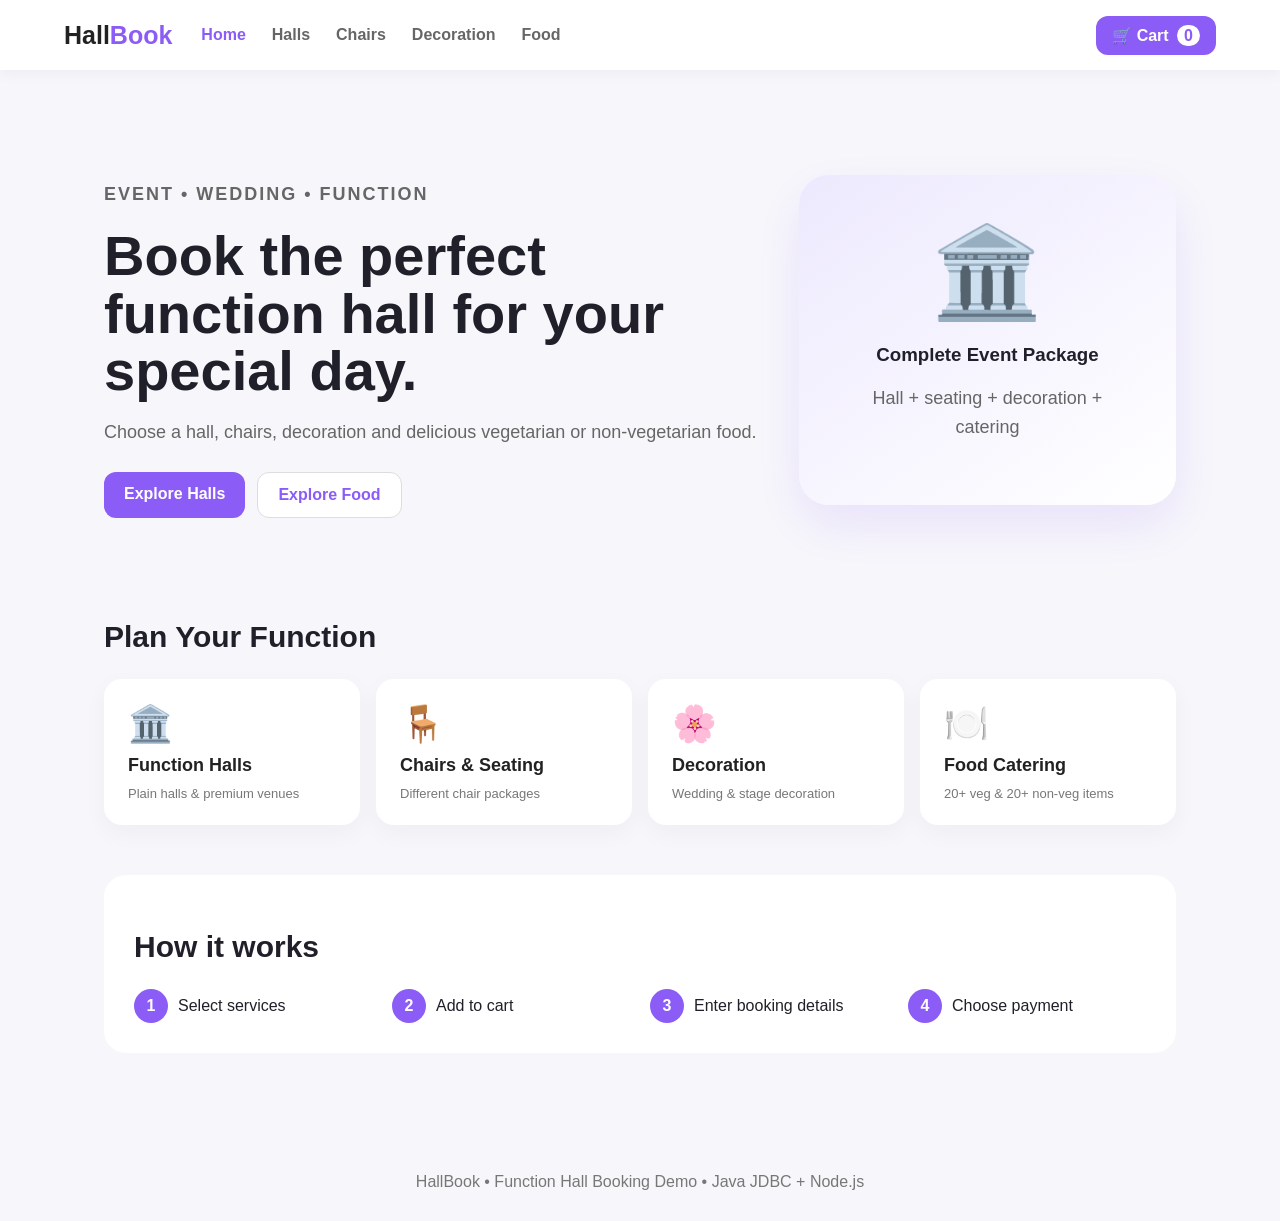
<file: index.html>
<!DOCTYPE html>
<html lang="en">
<head>
<meta charset="UTF-8"><meta name="viewport" content="width=device-width,initial-scale=1">
<title>Function Hall Booking</title><link rel="stylesheet" href="style.css">
</head>
<body>
<header><a class="logo" href="index.html">Hall<span>Book</span></a>
<nav><a class="active" href="index.html">Home</a><a href="halls.html">Halls</a><a href="chairs.html">Chairs</a><a href="decor.html">Decoration</a><a href="food.html">Food</a></nav>
<a class="cart" href="food.html">🛒 Cart <b id="cartCount">0</b></a></header>
<main>
<section class="hero"><div><p class="tag">EVENT • WEDDING • FUNCTION</p><h1>Book the perfect function hall for your special day.</h1><p>Choose a hall, chairs, decoration and delicious vegetarian or non-vegetarian food.</p><div class="actions"><a class="btn" href="halls.html">Explore Halls</a><a class="btn ghost" href="food.html">Explore Food</a></div></div><div class="hero-card"><div class="hero-icon">🏛️</div><h3>Complete Event Package</h3><p>Hall + seating + decoration + catering</p></div></section>
<section><h2>Plan Your Function</h2><div class="grid four">
<a class="tile" href="halls.html">🏛️<strong>Function Halls</strong><small>Plain halls & premium venues</small></a>
<a class="tile" href="chairs.html">🪑<strong>Chairs & Seating</strong><small>Different chair packages</small></a>
<a class="tile" href="decor.html">🌸<strong>Decoration</strong><small>Wedding & stage decoration</small></a>
<a class="tile" href="food.html">🍽️<strong>Food Catering</strong><small>20+ veg & 20+ non-veg items</small></a></div></section>
<section class="info"><h2>How it works</h2><div class="steps"><div><b>1</b><span>Select services</span></div><div><b>2</b><span>Add to cart</span></div><div><b>3</b><span>Enter booking details</span></div><div><b>4</b><span>Choose payment</span></div></div></section>
</main><footer>HallBook • Function Hall Booking Demo • Java JDBC + Node.js</footer>
<script src="app.js"></script></body></html>
</file>
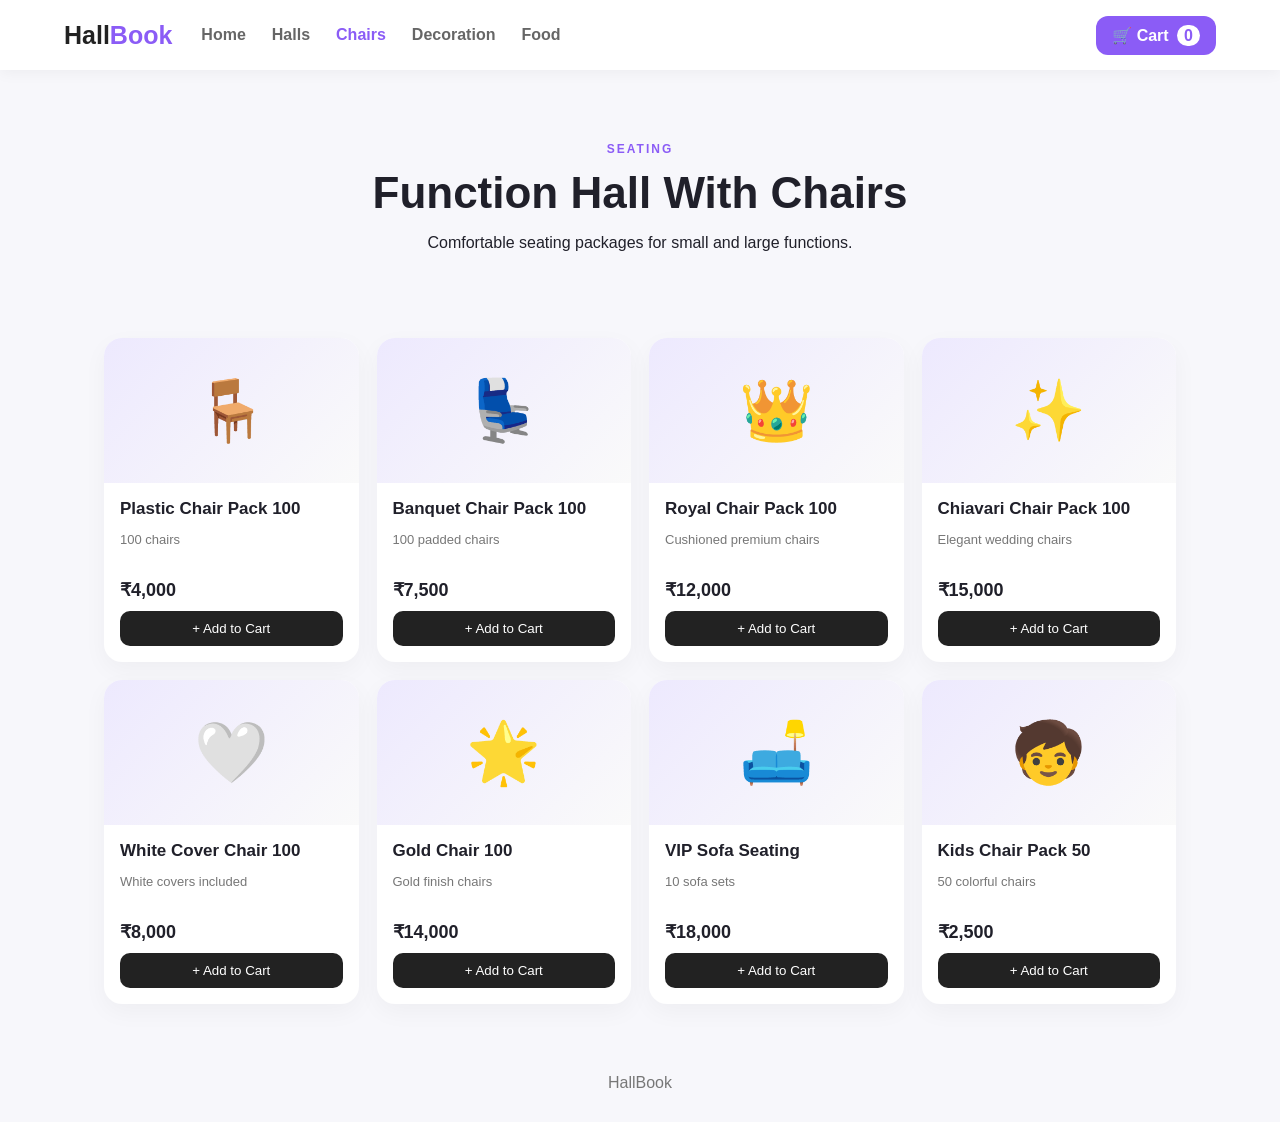
<file: chairs.html>
<!DOCTYPE html><html lang="en"><head><meta charset="UTF-8"><meta name="viewport" content="width=device-width,initial-scale=1"><title>Chairs & Seating</title><link rel="stylesheet" href="style.css"></head>
<body><header><a class="logo" href="index.html">Hall<span>Book</span></a><nav><a href="index.html">Home</a><a href="halls.html">Halls</a><a class="active" href="chairs.html">Chairs</a><a href="decor.html">Decoration</a><a href="food.html">Food</a></nav><a class="cart" href="food.html">🛒 Cart <b id="cartCount">0</b></a></header>
<main><section class="page-head"><p class="tag">SEATING</p><h1>Function Hall With Chairs</h1><p>Comfortable seating packages for small and large functions.</p></section><div id="chairGrid" class="product-grid"></div></main><footer>HallBook</footer><script src="app.js"></script></body></html>
</file>
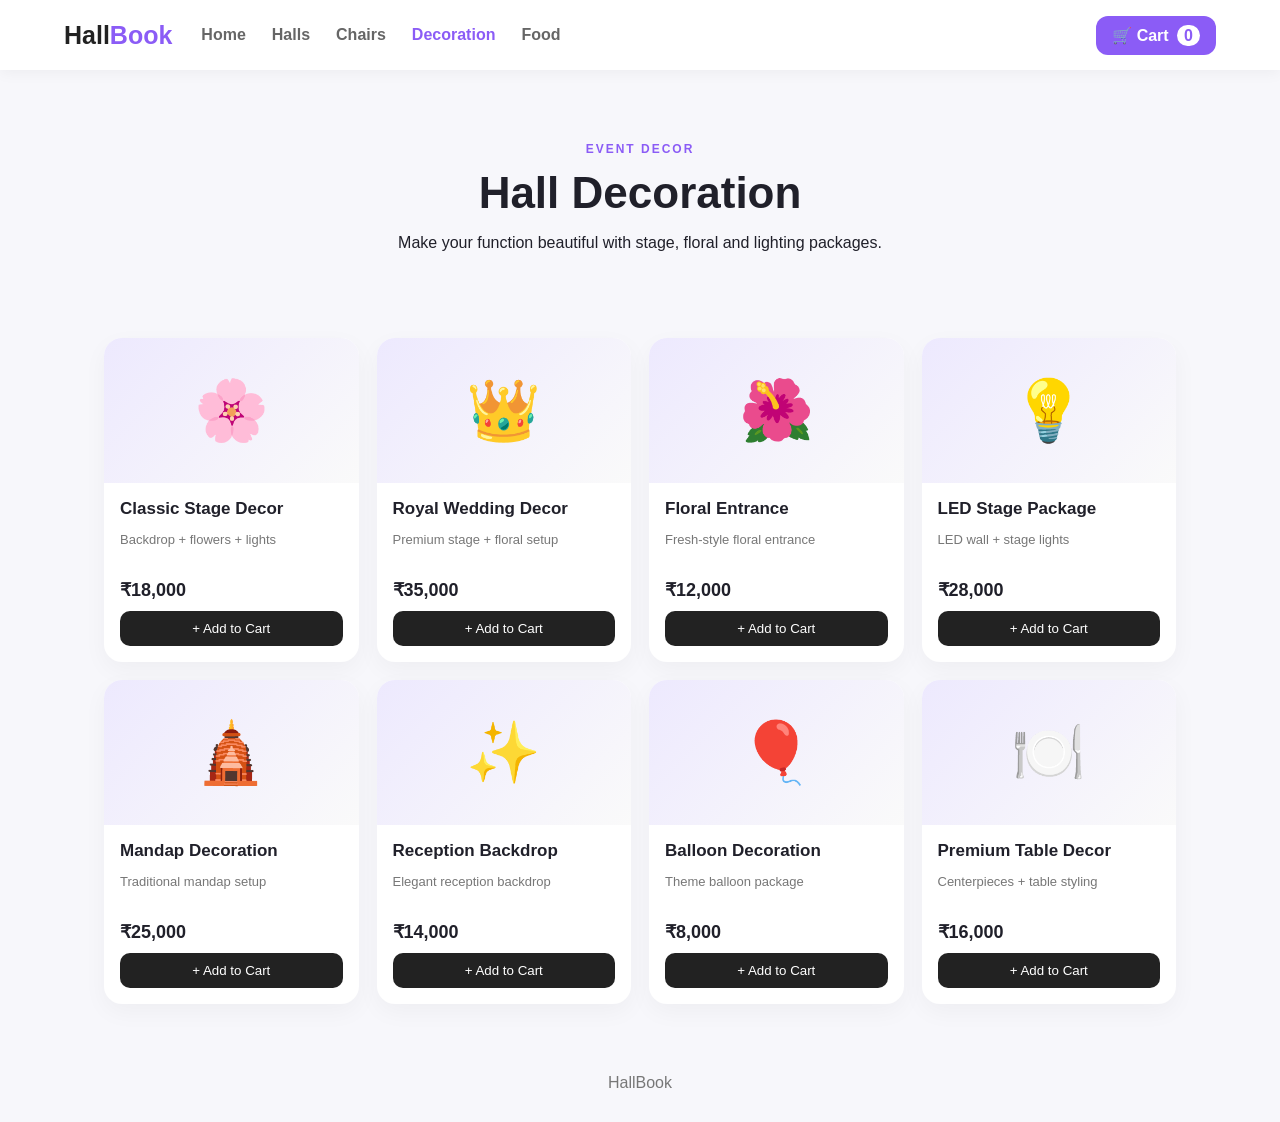
<file: decor.html>
<!DOCTYPE html><html lang="en"><head><meta charset="UTF-8"><meta name="viewport" content="width=device-width,initial-scale=1"><title>Decoration</title><link rel="stylesheet" href="style.css"></head>
<body><header><a class="logo" href="index.html">Hall<span>Book</span></a><nav><a href="index.html">Home</a><a href="halls.html">Halls</a><a href="chairs.html">Chairs</a><a class="active" href="decor.html">Decoration</a><a href="food.html">Food</a></nav><a class="cart" href="food.html">🛒 Cart <b id="cartCount">0</b></a></header>
<main><section class="page-head"><p class="tag">EVENT DECOR</p><h1>Hall Decoration</h1><p>Make your function beautiful with stage, floral and lighting packages.</p></section><div id="decorGrid" class="product-grid"></div></main><footer>HallBook</footer><script src="app.js"></script></body></html>
</file>
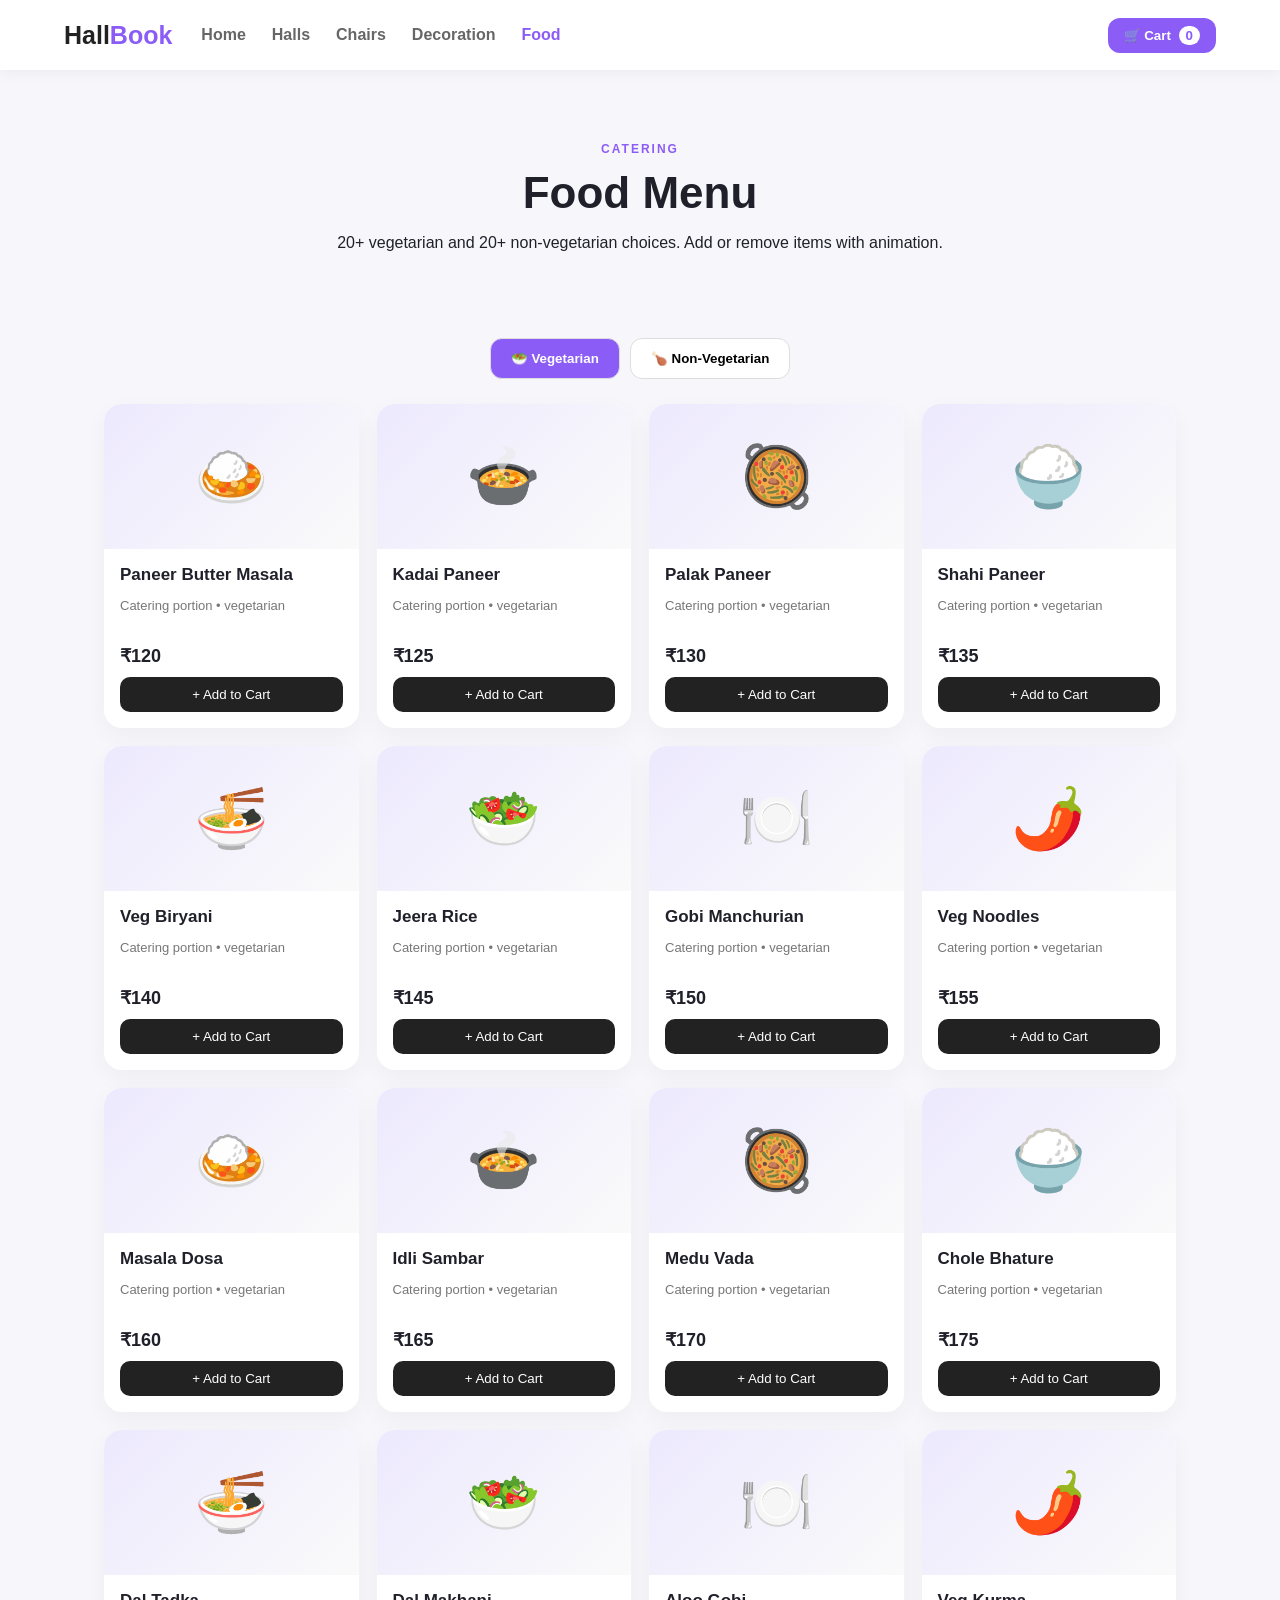
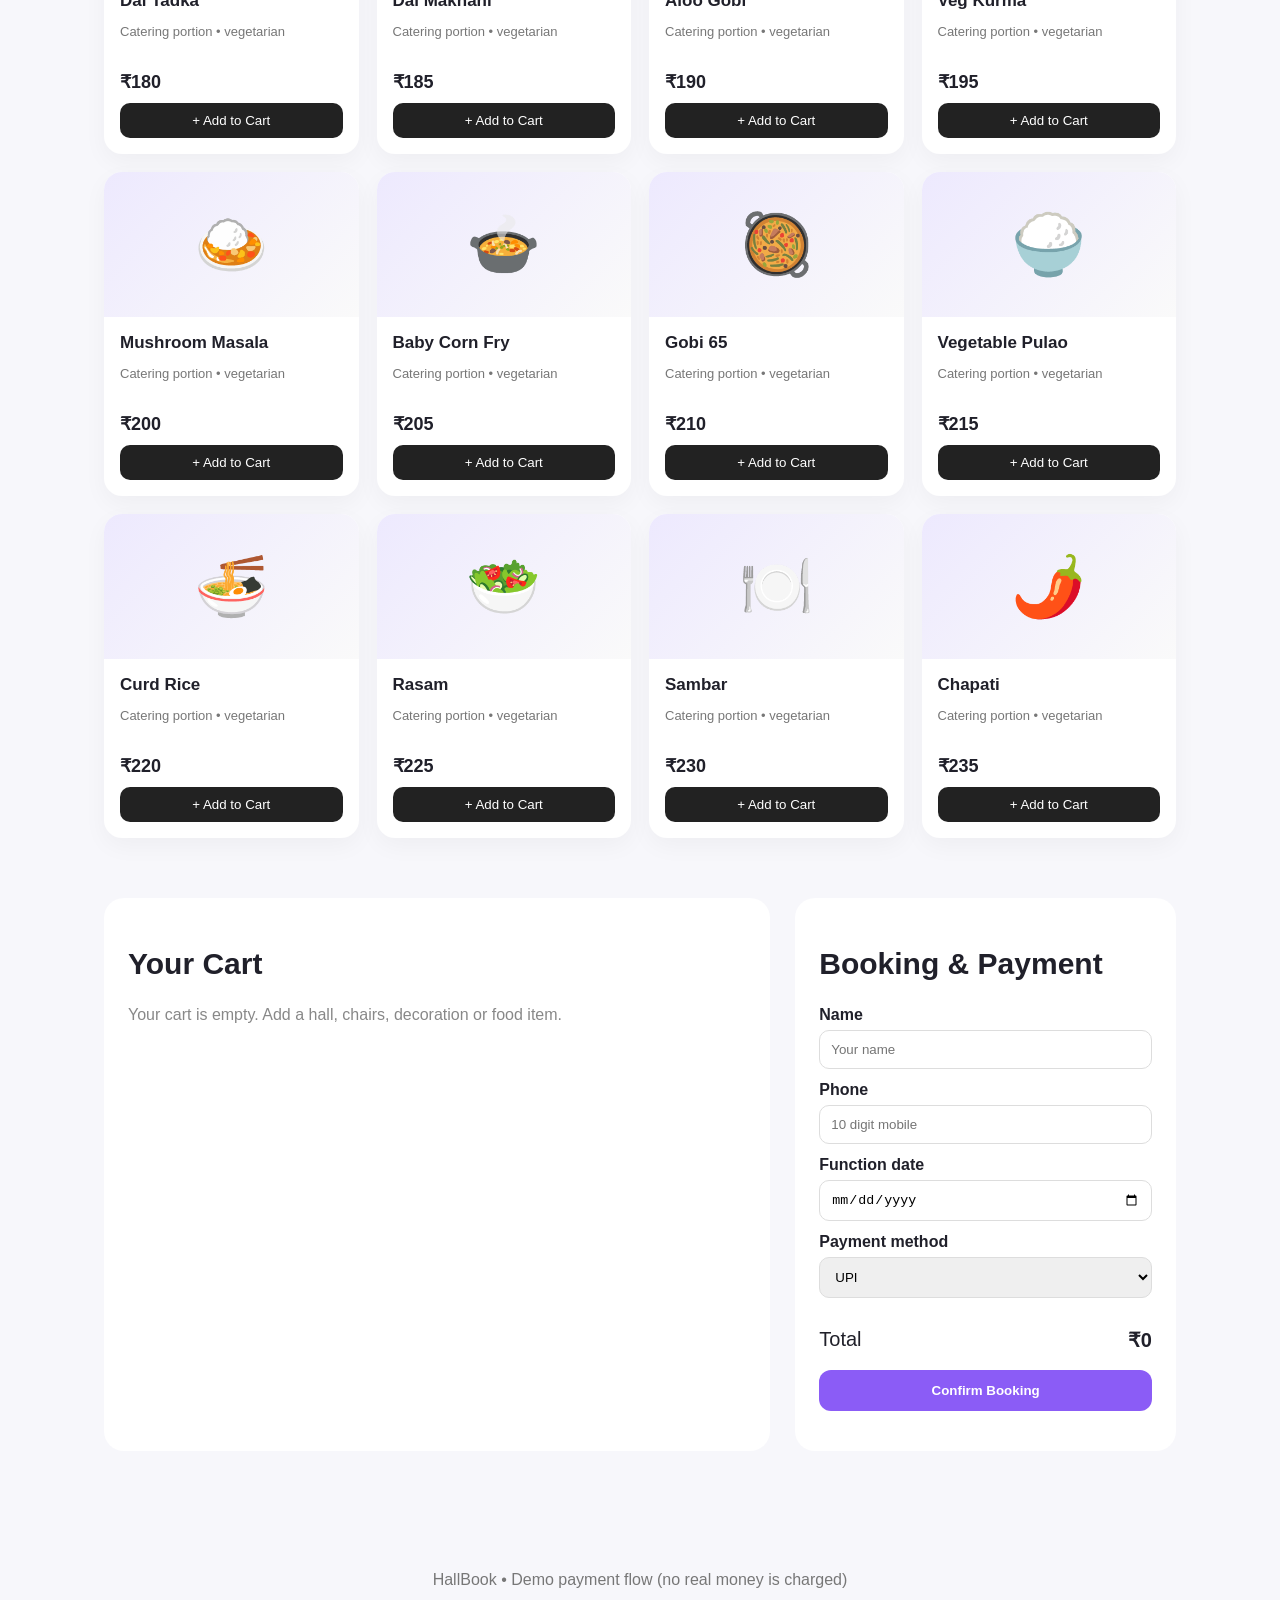
<file: food.html>
<!DOCTYPE html><html lang="en"><head><meta charset="UTF-8"><meta name="viewport" content="width=device-width,initial-scale=1"><title>Food & Checkout</title><link rel="stylesheet" href="style.css"></head>
<body><header><a class="logo" href="index.html">Hall<span>Book</span></a><nav><a href="index.html">Home</a><a href="halls.html">Halls</a><a href="chairs.html">Chairs</a><a href="decor.html">Decoration</a><a class="active" href="food.html">Food</a></nav><button class="cart" onclick="document.getElementById('checkout').scrollIntoView()">🛒 Cart <b id="cartCount">0</b></button></header>
<main><section class="page-head"><p class="tag">CATERING</p><h1>Food Menu</h1><p>20+ vegetarian and 20+ non-vegetarian choices. Add or remove items with animation.</p></section>
<div class="food-tabs"><button class="tab active" onclick="showFood('veg',this)">🥗 Vegetarian</button><button class="tab" onclick="showFood('nonveg',this)">🍗 Non-Vegetarian</button></div>
<div id="foodGrid" class="product-grid"></div>
<section id="checkout" class="checkout"><div><h2>Your Cart</h2><div id="cartItems"><p class="empty">Your cart is empty.</p></div></div>
<div class="order-box"><h2>Booking & Payment</h2><label>Name<input id="customerName" placeholder="Your name"></label><label>Phone<input id="phone" placeholder="10 digit mobile"></label><label>Function date<input id="eventDate" type="date"></label><label>Payment method<select id="payment"><option value="UPI">UPI</option><option value="CARD">Card</option><option value="CASH">Cash on event day</option></select></label><div class="total">Total <strong id="total">₹0</strong></div><button class="btn full" onclick="placeOrder()">Confirm Booking</button><p id="orderMsg" class="message"></p></div></section></main>
<footer>HallBook • Demo payment flow (no real money is charged)</footer><script src="app.js"></script></body></html>
</file>
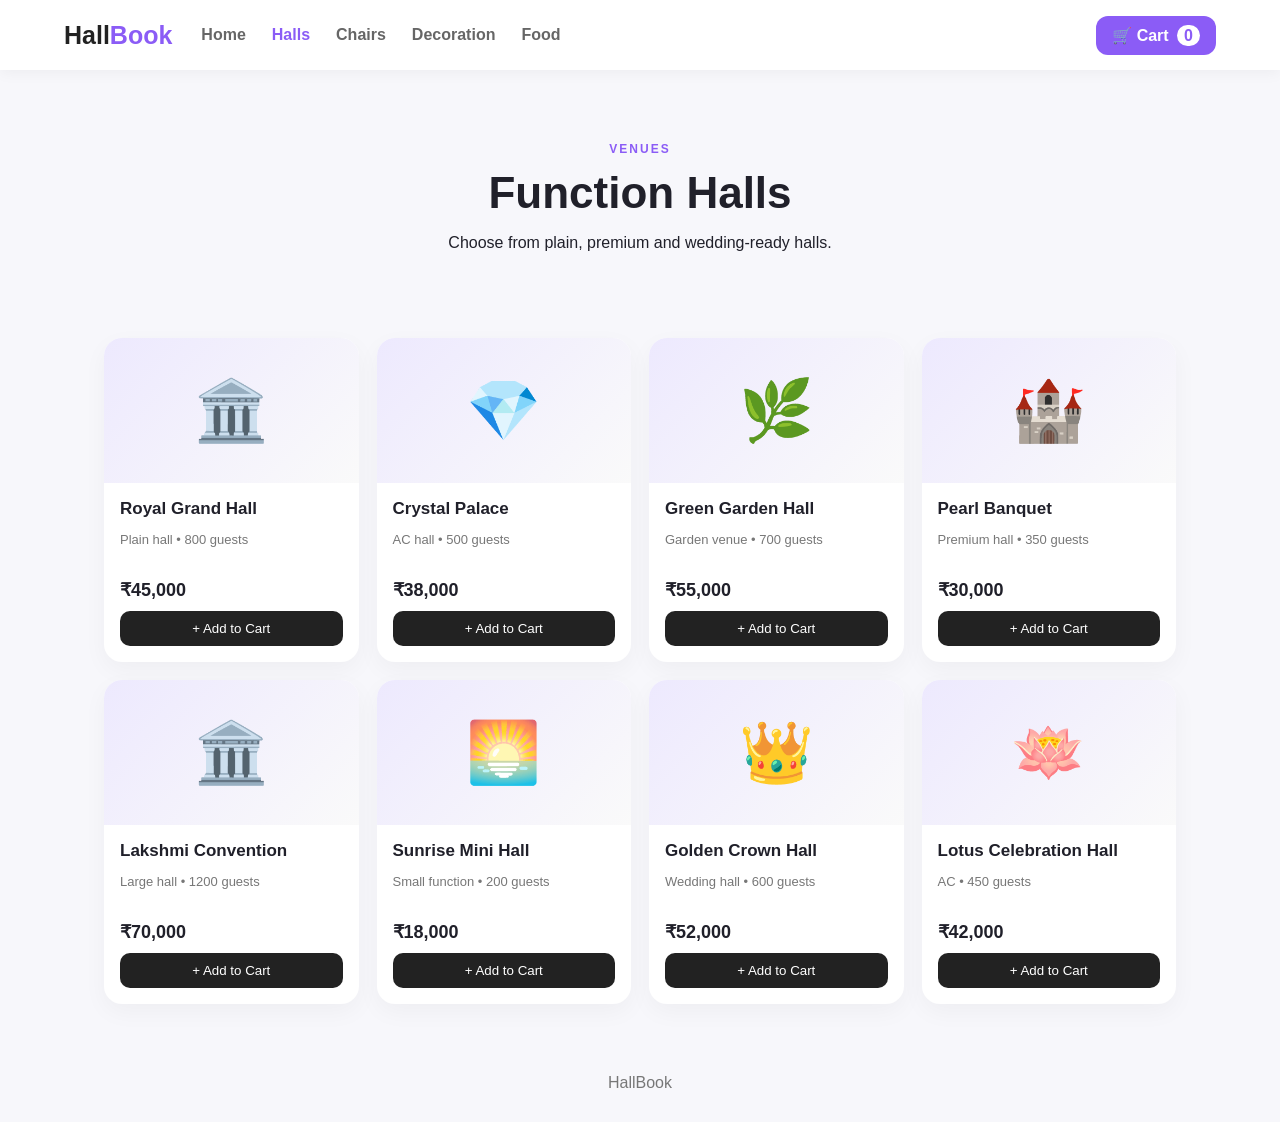
<file: halls.html>
<!DOCTYPE html><html lang="en"><head><meta charset="UTF-8"><meta name="viewport" content="width=device-width,initial-scale=1"><title>Function Halls</title><link rel="stylesheet" href="style.css"></head>
<body><header><a class="logo" href="index.html">Hall<span>Book</span></a><nav><a href="index.html">Home</a><a class="active" href="halls.html">Halls</a><a href="chairs.html">Chairs</a><a href="decor.html">Decoration</a><a href="food.html">Food</a></nav><a class="cart" href="food.html">🛒 Cart <b id="cartCount">0</b></a></header>
<main><section class="page-head"><p class="tag">VENUES</p><h1>Function Halls</h1><p>Choose from plain, premium and wedding-ready halls.</p></section><div id="hallGrid" class="product-grid"></div></main><footer>HallBook</footer><script src="app.js"></script></body></html>
</file>
<file: style.css>
*{box-sizing:border-box}body{margin:0;font-family:Inter,Arial,sans-serif;background:#f7f7fb;color:#20202a}header{height:70px;background:#fff;display:flex;align-items:center;padding:0 5%;gap:25px;position:sticky;top:0;z-index:5;box-shadow:0 2px 15px #0000000d}.logo{font-size:25px;font-weight:900;text-decoration:none;color:#222}.logo span{color:#8b5cf6}nav{display:flex;gap:18px;flex:1}nav a{text-decoration:none;color:#666;font-weight:600;padding:9px 4px}nav a.active,nav a:hover{color:#8b5cf6}.cart{border:0;background:#8b5cf6;color:white;padding:10px 16px;border-radius:12px;text-decoration:none;cursor:pointer;font-weight:700}.cart b{background:#fff;color:#8b5cf6;border-radius:20px;padding:2px 7px;margin-left:4px}main{max-width:1200px;margin:auto;padding:40px 5%}.hero{min-height:460px;display:grid;grid-template-columns:1.4fr .8fr;gap:35px;align-items:center}.hero h1{font-size:56px;line-height:1.03;margin:12px 0}.hero p{font-size:18px;color:#666;line-height:1.6}.tag{color:#8b5cf6;font-weight:900;letter-spacing:2px;font-size:12px}.hero-card{background:linear-gradient(145deg,#ede9fe,#fff);padding:45px;border-radius:30px;text-align:center;box-shadow:0 20px 50px #8b5cf622}.hero-icon{font-size:90px}.actions{display:flex;gap:12px;margin-top:25px}.btn{display:inline-block;background:#8b5cf6;color:#fff;border:0;padding:13px 20px;border-radius:12px;text-decoration:none;font-weight:800;cursor:pointer}.btn.ghost{background:#fff;color:#8b5cf6;border:1px solid #ddd}.full{width:100%}section{margin-bottom:50px}h2{font-size:30px}.grid.four{display:grid;grid-template-columns:repeat(4,1fr);gap:16px}.tile{background:#fff;border-radius:18px;padding:24px;text-decoration:none;color:#222;display:flex;flex-direction:column;gap:10px;box-shadow:0 8px 25px #0000000a;font-size:36px;transition:.25s}.tile:hover{transform:translateY(-5px)}.tile strong{font-size:18px}.tile small{font-size:13px;color:#777}.info{background:#fff;padding:30px;border-radius:22px}.steps{display:grid;grid-template-columns:repeat(4,1fr);gap:20px}.steps div{display:flex;gap:10px;align-items:center}.steps b{background:#8b5cf6;color:#fff;border-radius:50%;width:34px;height:34px;text-align:center;padding-top:8px}.page-head{text-align:center;padding:20px}.page-head h1{font-size:44px;margin:5px}.product-grid{display:grid;grid-template-columns:repeat(4,1fr);gap:18px}.product{background:#fff;border-radius:18px;overflow:hidden;box-shadow:0 8px 25px #0000000a;transition:.25s}.product:hover{transform:translateY(-4px)}.pic{height:145px;background:linear-gradient(135deg,#ede9fe,#fafafa);display:flex;align-items:center;justify-content:center;font-size:60px}.product-body{padding:16px}.product h3{margin:0 0 6px;font-size:17px}.product p{color:#777;font-size:13px;min-height:34px}.price{font-weight:900;font-size:18px}.add{width:100%;margin-top:10px;border:0;background:#222;color:#fff;border-radius:10px;padding:10px;cursor:pointer}.food-tabs{display:flex;justify-content:center;gap:10px;margin:10px 0 25px}.tab{border:1px solid #ddd;background:#fff;padding:12px 20px;border-radius:12px;cursor:pointer;font-weight:800}.tab.active{background:#8b5cf6;color:#fff}.checkout{display:grid;grid-template-columns:1.4fr .8fr;gap:25px;margin-top:60px}.checkout>div,.order-box{background:#fff;border-radius:20px;padding:24px}.cart-row{display:flex;align-items:center;justify-content:space-between;border-bottom:1px solid #eee;padding:14px 0;animation:in .3s ease}.cart-row.removing{animation:out .3s ease forwards}.qty{display:flex;align-items:center;gap:7px}.qty button{border:0;background:#eee;border-radius:7px;width:28px;height:28px;cursor:pointer}.remove{border:0;background:#fee2e2;color:#b91c1c;padding:7px;border-radius:7px;cursor:pointer}.empty{color:#888}label{display:block;font-weight:700;margin:12px 0}input,select{width:100%;padding:11px;margin-top:6px;border:1px solid #ddd;border-radius:10px}.total{display:flex;justify-content:space-between;font-size:20px;padding:18px 0}.message{font-weight:700}.message.ok{color:#15803d}.message.err{color:#b91c1c}footer{text-align:center;padding:30px;color:#777}@keyframes in{from{opacity:0;transform:translateX(20px)}to{opacity:1;transform:none}}@keyframes out{to{opacity:0;transform:translateX(50px)}}@media(max-width:850px){nav{display:none}.hero,.checkout{grid-template-columns:1fr}.hero h1{font-size:40px}.grid.four,.product-grid,.steps{grid-template-columns:repeat(2,1fr)}}@media(max-width:520px){.product-grid,.grid.four,.steps{grid-template-columns:1fr}.hero{min-height:auto}.hero h1{font-size:35px}}
</file>
